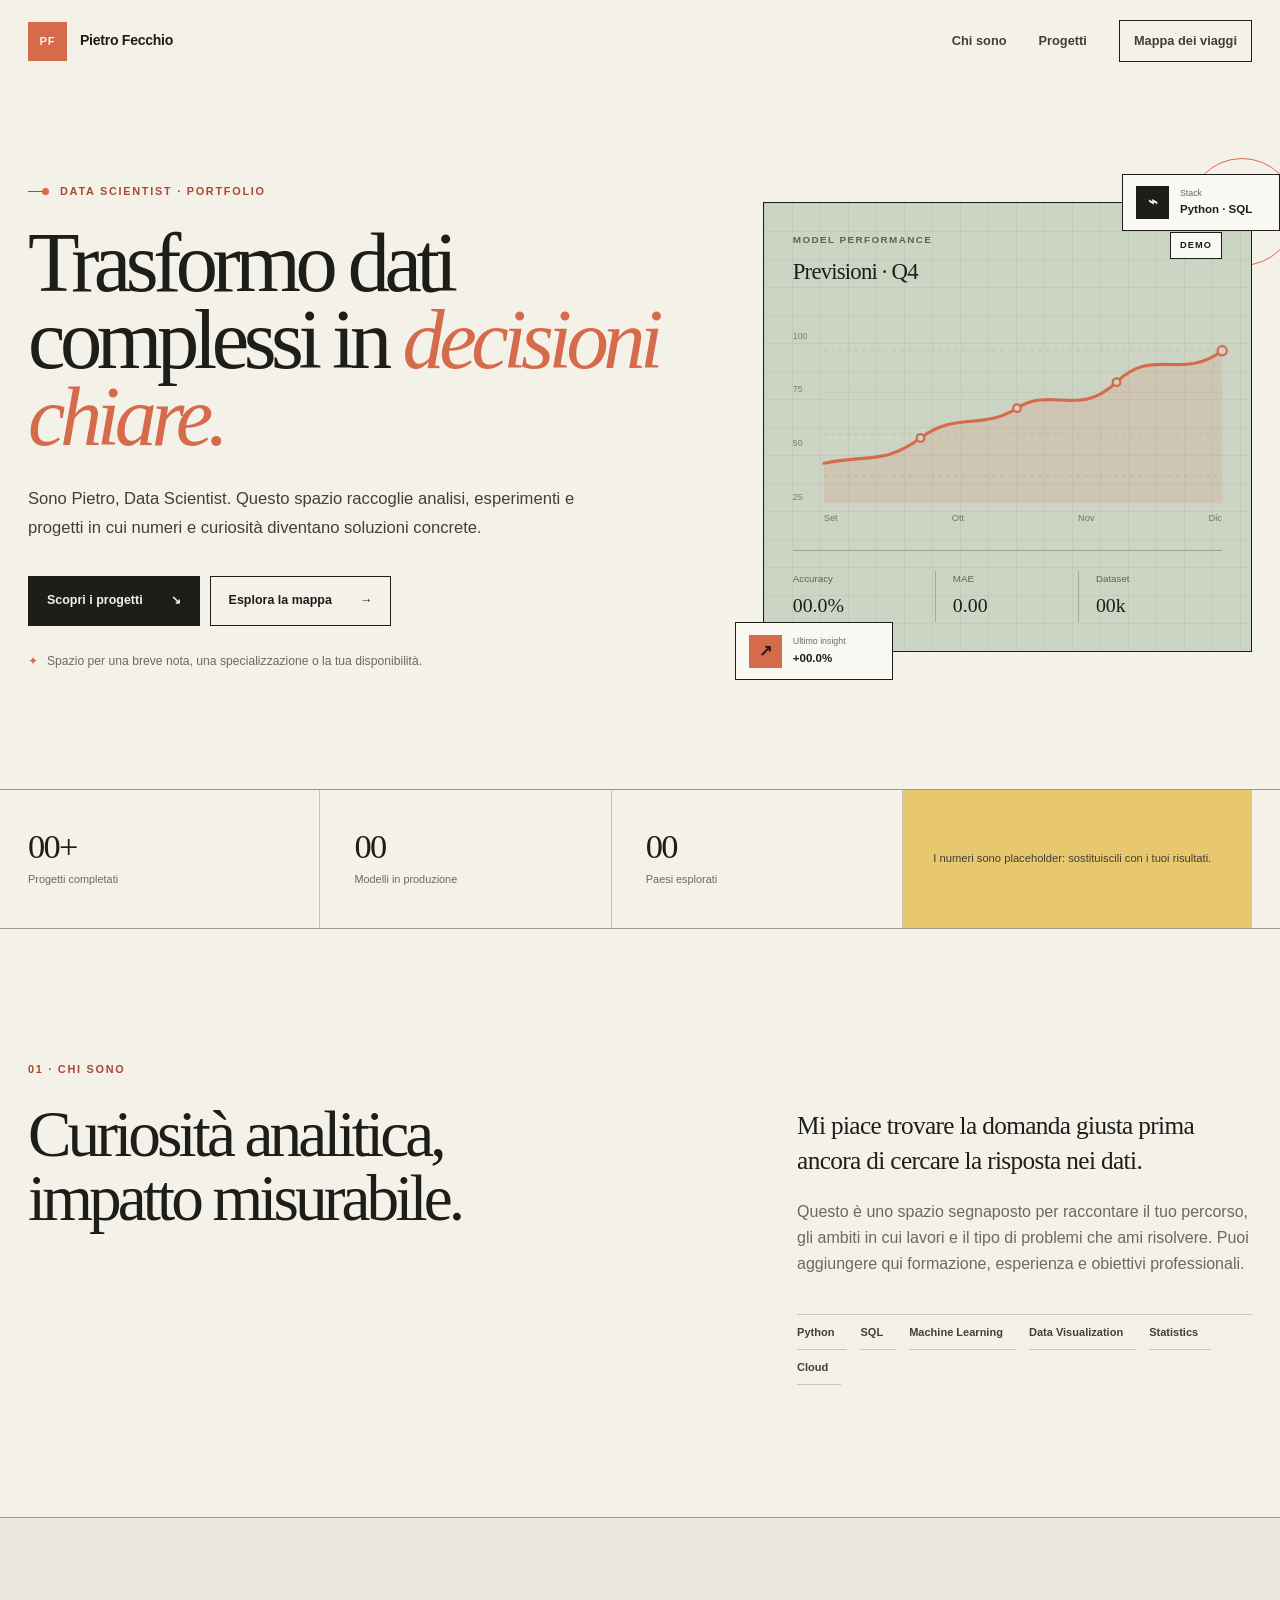
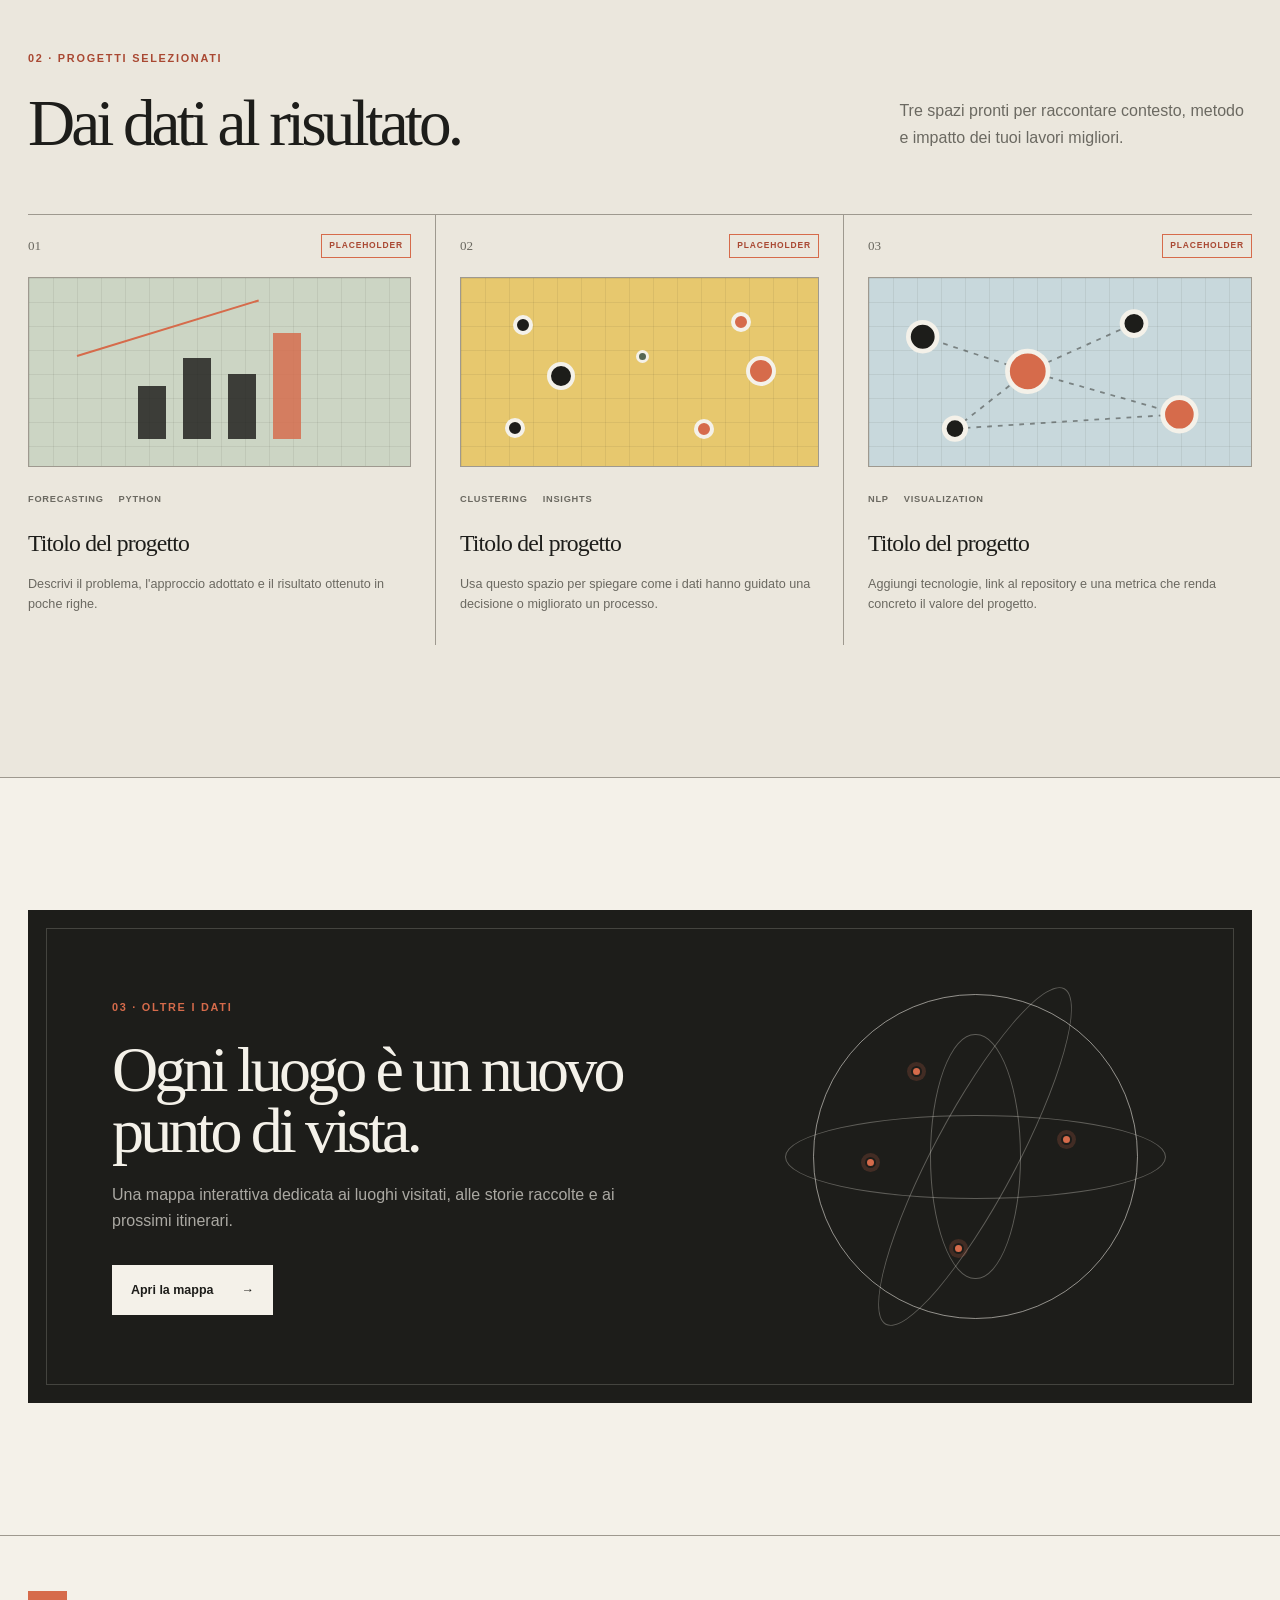
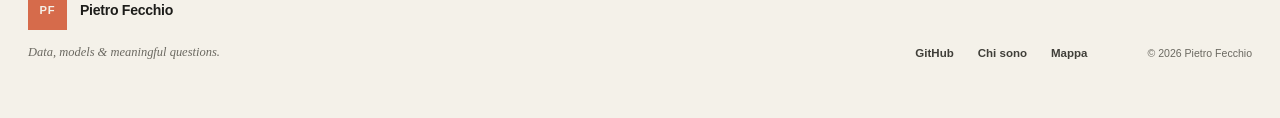
<file: index.html>
<!doctype html>
<html lang="it">
  <head>
    <meta charset="UTF-8" />
    <meta name="viewport" content="width=device-width, initial-scale=1.0" />
    <meta
      name="description"
      content="Portfolio personale di Pietro Fecchio, Data Scientist: progetti, competenze e luoghi visitati."
    />
    <meta name="theme-color" content="#f4f1e9" />
    <meta property="og:title" content="Pietro Fecchio | Data Scientist" />
    <meta
      property="og:description"
      content="Dati, modelli e storie che aiutano a prendere decisioni migliori."
    />
    <meta property="og:type" content="website" />
    <link rel="icon" href="./assets/favicon.svg" type="image/svg+xml" />
    <link rel="stylesheet" href="./styles.css" />
    <script src="./js/main.js" defer></script>
    <title>Pietro Fecchio | Data Scientist</title>
  </head>
  <body>
    <a class="skip-link" href="#contenuto">Vai al contenuto</a>

    <header class="site-header">
      <div class="container header-inner">
        <a class="brand" href="./index.html" aria-label="Pietro Fecchio, home">
          <span class="brand-mark" aria-hidden="true">PF</span>
          <span class="brand-name">Pietro Fecchio</span>
        </a>

        <nav class="main-nav" aria-label="Navigazione principale">
          <a href="#chi-sono">Chi sono</a>
          <a href="#progetti">Progetti</a>
          <a class="nav-highlight" href="./map.html">Mappa dei viaggi</a>
        </nav>
      </div>
    </header>

    <main id="contenuto">
      <section class="hero">
        <div class="container hero-grid">
          <div class="hero-copy">
            <p class="eyebrow">
              <span class="status-dot" aria-hidden="true"></span>
              Data Scientist · Portfolio
            </p>
            <h1>
              Trasformo dati complessi in
              <span class="accent-text">decisioni chiare.</span>
            </h1>
            <p class="hero-description">
              Sono Pietro, Data Scientist. Questo spazio raccoglie analisi,
              esperimenti e progetti in cui numeri e curiosità diventano
              soluzioni concrete.
            </p>
            <div class="hero-actions">
              <a class="button button-primary" href="#progetti">
                Scopri i progetti
                <span aria-hidden="true">↘</span>
              </a>
              <a class="button button-secondary" href="./map.html">
                Esplora la mappa
                <span aria-hidden="true">→</span>
              </a>
            </div>
            <p class="hero-note">
              <span aria-hidden="true">✦</span>
              Spazio per una breve nota, una specializzazione o la tua
              disponibilità.
            </p>
          </div>

          <div class="hero-visual" aria-label="Esempio di dashboard analitica">
            <div class="dashboard-card">
              <div class="dashboard-header">
                <div>
                  <p class="dashboard-kicker">Model performance</p>
                  <h2>Previsioni · Q4</h2>
                </div>
                <span class="live-badge">Demo</span>
              </div>

              <div class="chart-wrap">
                <div class="chart-axis" aria-hidden="true">
                  <span>100</span>
                  <span>75</span>
                  <span>50</span>
                  <span>25</span>
                </div>
                <svg
                  class="line-chart"
                  viewBox="0 0 520 230"
                  role="img"
                  aria-labelledby="chart-title chart-description"
                >
                  <title id="chart-title">Grafico dimostrativo delle previsioni</title>
                  <desc id="chart-description">
                    Una linea mostra un andamento crescente nel tempo.
                  </desc>
                  <defs>
                    <linearGradient id="chart-area" x1="0" x2="0" y1="0" y2="1">
                      <stop offset="0%" stop-color="#d66b4b" stop-opacity=".28" />
                      <stop offset="100%" stop-color="#d66b4b" stop-opacity="0" />
                    </linearGradient>
                  </defs>
                  <g class="chart-grid" aria-hidden="true">
                    <line x1="0" y1="30" x2="520" y2="30" />
                    <line x1="0" y1="85" x2="520" y2="85" />
                    <line x1="0" y1="140" x2="520" y2="140" />
                    <line x1="0" y1="195" x2="520" y2="195" />
                  </g>
                  <path
                    class="chart-area"
                    d="M0 178 C55 166 79 180 126 145 S206 135 252 106 S333 119 382 72 S466 71 520 31 L520 230 L0 230 Z"
                  />
                  <path
                    class="chart-line"
                    d="M0 178 C55 166 79 180 126 145 S206 135 252 106 S333 119 382 72 S466 71 520 31"
                  />
                  <g class="chart-points" aria-hidden="true">
                    <circle cx="126" cy="145" r="5" />
                    <circle cx="252" cy="106" r="5" />
                    <circle cx="382" cy="72" r="5" />
                    <circle cx="520" cy="31" r="6" />
                  </g>
                </svg>
                <div class="chart-labels" aria-hidden="true">
                  <span>Set</span>
                  <span>Ott</span>
                  <span>Nov</span>
                  <span>Dic</span>
                </div>
              </div>

              <div class="dashboard-metrics">
                <div>
                  <span>Accuracy</span>
                  <strong>00.0%</strong>
                </div>
                <div>
                  <span>MAE</span>
                  <strong>0.00</strong>
                </div>
                <div>
                  <span>Dataset</span>
                  <strong>00k</strong>
                </div>
              </div>
            </div>

            <div class="floating-card floating-card-top">
              <span class="floating-icon" aria-hidden="true">⌁</span>
              <div>
                <small>Stack</small>
                <strong>Python · SQL</strong>
              </div>
            </div>

            <div class="floating-card floating-card-bottom">
              <span class="floating-icon coral" aria-hidden="true">↗</span>
              <div>
                <small>Ultimo insight</small>
                <strong>+00.0%</strong>
              </div>
            </div>
          </div>
        </div>
      </section>

      <section class="numbers" aria-label="Risultati in evidenza">
        <div class="container numbers-grid">
          <div class="number-item">
            <strong>00+</strong>
            <span>Progetti completati</span>
          </div>
          <div class="number-item">
            <strong>00</strong>
            <span>Modelli in produzione</span>
          </div>
          <div class="number-item">
            <strong>00</strong>
            <span>Paesi esplorati</span>
          </div>
          <p class="placeholder-hint">
            I numeri sono placeholder: sostituiscili con i tuoi risultati.
          </p>
        </div>
      </section>

      <section class="section" id="chi-sono">
        <div class="container about-grid">
          <div>
            <p class="section-label">01 · Chi sono</p>
            <h2 class="section-title">
              Curiosità analitica,<br />
              impatto misurabile.
            </h2>
          </div>

          <div class="about-content">
            <p class="about-lead">
              Mi piace trovare la domanda giusta prima ancora di cercare la
              risposta nei dati.
            </p>
            <p>
              Questo è uno spazio segnaposto per raccontare il tuo percorso,
              gli ambiti in cui lavori e il tipo di problemi che ami risolvere.
              Puoi aggiungere qui formazione, esperienza e obiettivi
              professionali.
            </p>

            <div class="toolkit" aria-label="Competenze">
              <span>Python</span>
              <span>SQL</span>
              <span>Machine Learning</span>
              <span>Data Visualization</span>
              <span>Statistics</span>
              <span>Cloud</span>
            </div>
          </div>
        </div>
      </section>

      <section class="section projects-section" id="progetti">
        <div class="container">
          <div class="section-heading">
            <div>
              <p class="section-label">02 · Progetti selezionati</p>
              <h2 class="section-title">Dai dati al risultato.</h2>
            </div>
            <p>
              Tre spazi pronti per raccontare contesto, metodo e impatto dei
              tuoi lavori migliori.
            </p>
          </div>

          <div class="projects-grid">
            <article class="project-card">
              <div class="project-topline">
                <span class="project-number">01</span>
                <span class="placeholder-badge">Placeholder</span>
              </div>
              <div class="project-visual project-visual-forecast" aria-hidden="true">
                <span class="visual-bar bar-one"></span>
                <span class="visual-bar bar-two"></span>
                <span class="visual-bar bar-three"></span>
                <span class="visual-bar bar-four"></span>
                <span class="visual-trend"></span>
              </div>
              <div class="project-body">
                <div class="project-tags">
                  <span>Forecasting</span>
                  <span>Python</span>
                </div>
                <h3>Titolo del progetto</h3>
                <p>
                  Descrivi il problema, l'approccio adottato e il risultato
                  ottenuto in poche righe.
                </p>
              </div>
            </article>

            <article class="project-card">
              <div class="project-topline">
                <span class="project-number">02</span>
                <span class="placeholder-badge">Placeholder</span>
              </div>
              <div class="project-visual project-visual-clusters" aria-hidden="true">
                <span class="cluster cluster-one"></span>
                <span class="cluster cluster-two"></span>
                <span class="cluster cluster-three"></span>
                <span class="cluster cluster-four"></span>
                <span class="cluster cluster-five"></span>
                <span class="cluster cluster-six"></span>
                <span class="cluster cluster-seven"></span>
              </div>
              <div class="project-body">
                <div class="project-tags">
                  <span>Clustering</span>
                  <span>Insights</span>
                </div>
                <h3>Titolo del progetto</h3>
                <p>
                  Usa questo spazio per spiegare come i dati hanno guidato una
                  decisione o migliorato un processo.
                </p>
              </div>
            </article>

            <article class="project-card">
              <div class="project-topline">
                <span class="project-number">03</span>
                <span class="placeholder-badge">Placeholder</span>
              </div>
              <div class="project-visual project-visual-network" aria-hidden="true">
                <svg viewBox="0 0 320 160">
                  <g class="network-lines">
                    <line x1="45" y1="50" x2="133" y2="79" />
                    <line x1="133" y1="79" x2="222" y2="39" />
                    <line x1="133" y1="79" x2="260" y2="115" />
                    <line x1="72" y1="127" x2="133" y2="79" />
                    <line x1="72" y1="127" x2="260" y2="115" />
                  </g>
                  <g class="network-points">
                    <circle cx="45" cy="50" r="12" />
                    <circle cx="133" cy="79" r="17" />
                    <circle cx="222" cy="39" r="10" />
                    <circle cx="260" cy="115" r="14" />
                    <circle cx="72" cy="127" r="9" />
                  </g>
                </svg>
              </div>
              <div class="project-body">
                <div class="project-tags">
                  <span>NLP</span>
                  <span>Visualization</span>
                </div>
                <h3>Titolo del progetto</h3>
                <p>
                  Aggiungi tecnologie, link al repository e una metrica che
                  renda concreto il valore del progetto.
                </p>
              </div>
            </article>
          </div>
        </div>
      </section>

      <section class="section journey-section">
        <div class="container">
          <div class="journey-card">
            <div class="journey-copy">
              <p class="section-label section-label-light">03 · Oltre i dati</p>
              <h2>Ogni luogo è un nuovo punto di vista.</h2>
              <p>
                Una mappa interattiva dedicata ai luoghi visitati, alle storie
                raccolte e ai prossimi itinerari.
              </p>
              <a class="button button-light" href="./map.html">
                Apri la mappa
                <span aria-hidden="true">→</span>
              </a>
            </div>

            <div class="journey-globe" aria-hidden="true">
              <span class="orbit orbit-one"></span>
              <span class="orbit orbit-two"></span>
              <span class="globe-dot dot-one"></span>
              <span class="globe-dot dot-two"></span>
              <span class="globe-dot dot-three"></span>
              <span class="globe-dot dot-four"></span>
              <span class="globe-ring"></span>
            </div>
          </div>
        </div>
      </section>
    </main>

    <footer class="site-footer">
      <div class="container footer-inner">
        <div>
          <a class="brand" href="./index.html" aria-label="Pietro Fecchio, home">
            <span class="brand-mark" aria-hidden="true">PF</span>
            <span class="brand-name">Pietro Fecchio</span>
          </a>
          <p>Data, models &amp; meaningful questions.</p>
        </div>

        <div class="footer-links">
          <a href="https://github.com/pfecchio">GitHub</a>
          <a href="#chi-sono">Chi sono</a>
          <a href="./map.html">Mappa</a>
        </div>

        <p class="copyright">
          © <span data-current-year></span> Pietro Fecchio
        </p>
      </div>
    </footer>
  </body>
</html>
</file>
<file: styles.css>
:root {
  --paper: #f4f1e9;
  --paper-deep: #ebe7dd;
  --surface: #faf8f3;
  --ink: #1d1d1a;
  --ink-soft: #403f39;
  --muted: #6b6961;
  --line: #c9c4b8;
  --line-dark: #9e998f;
  --terracotta: #d66b4b;
  --terracotta-dark: #a94832;
  --sage: #ccd5c4;
  --sage-dark: #566653;
  --blue: #c8d8dc;
  --yellow: #e7c86e;
  --serif: "Iowan Old Style", "Palatino Linotype", "Book Antiqua", Georgia, serif;
  --sans: Inter, ui-sans-serif, -apple-system, BlinkMacSystemFont, "Segoe UI",
    sans-serif;
  --container: 1240px;
}

* {
  box-sizing: border-box;
}

html {
  scroll-behavior: smooth;
}

body {
  min-width: 320px;
  margin: 0;
  color: var(--ink);
  background: var(--paper);
  font-family: var(--sans);
  font-size: 16px;
  line-height: 1.65;
  -webkit-font-smoothing: antialiased;
}

::selection {
  color: var(--ink);
  background: rgba(214, 107, 75, 0.28);
}

img,
svg {
  display: block;
  max-width: 100%;
}

a {
  color: inherit;
  text-decoration: none;
}

button,
input,
select {
  color: inherit;
  font: inherit;
}

button,
select {
  cursor: pointer;
}

p,
h1,
h2,
h3 {
  margin-top: 0;
}

[hidden] {
  display: none !important;
}

.container {
  width: min(calc(100% - 56px), var(--container));
  margin-inline: auto;
}

.skip-link {
  position: fixed;
  z-index: 9999;
  top: 12px;
  left: 12px;
  padding: 10px 16px;
  color: var(--paper);
  background: var(--ink);
  transform: translateY(-160%);
  transition: transform 160ms ease;
}

.skip-link:focus {
  transform: translateY(0);
}

:focus-visible {
  outline: 2px solid var(--terracotta);
  outline-offset: 4px;
}

.site-header {
  position: sticky;
  z-index: 1000;
  top: 0;
  border-bottom: 1px solid transparent;
  background: rgba(244, 241, 233, 0.92);
  backdrop-filter: blur(16px);
  transition: border-color 160ms ease;
}

.site-header.is-scrolled {
  border-color: var(--line);
}

.header-inner {
  display: flex;
  min-height: 82px;
  align-items: center;
  justify-content: space-between;
  gap: 36px;
}

.brand {
  display: inline-flex;
  align-items: center;
  gap: 13px;
  font-size: 0.88rem;
  font-weight: 720;
  letter-spacing: -0.02em;
}

.brand-mark {
  display: grid;
  width: 39px;
  height: 39px;
  place-items: center;
  color: var(--paper);
  background: var(--terracotta);
  font-size: 0.7rem;
  font-weight: 800;
  letter-spacing: 0.08em;
}

.brand-name {
  white-space: nowrap;
}

.main-nav {
  display: flex;
  align-items: center;
  gap: 32px;
  color: var(--ink-soft);
  font-size: 0.8rem;
  font-weight: 650;
}

.main-nav a {
  position: relative;
  padding-block: 8px;
}

.main-nav a::after {
  position: absolute;
  right: 0;
  bottom: 2px;
  left: 0;
  height: 1px;
  background: currentColor;
  content: "";
  transform: scaleX(0);
  transform-origin: right;
  transition: transform 180ms ease;
}

.main-nav a:hover::after {
  transform: scaleX(1);
  transform-origin: left;
}

.main-nav .nav-highlight {
  padding: 9px 14px;
  border: 1px solid var(--ink);
}

.main-nav .nav-highlight::after {
  display: none;
}

.main-nav .nav-highlight:hover {
  color: var(--paper);
  background: var(--ink);
}

.hero {
  overflow: hidden;
  padding: 100px 0 118px;
}

.hero-grid {
  display: grid;
  align-items: center;
  grid-template-columns: minmax(0, 1.06fr) minmax(430px, 0.82fr);
  gap: clamp(60px, 8vw, 122px);
}

.eyebrow,
.section-label {
  display: flex;
  align-items: center;
  gap: 11px;
  margin-bottom: 24px;
  color: var(--terracotta-dark);
  font-size: 0.68rem;
  font-weight: 800;
  letter-spacing: 0.16em;
  text-transform: uppercase;
}

.status-dot {
  position: relative;
  width: 21px;
  height: 1px;
  background: currentColor;
}

.status-dot::after {
  position: absolute;
  top: -3px;
  right: 0;
  width: 7px;
  height: 7px;
  border-radius: 50%;
  background: var(--terracotta);
  content: "";
}

.hero h1 {
  max-width: 760px;
  margin-bottom: 28px;
  font-family: var(--serif);
  font-size: clamp(3.8rem, 6.6vw, 6.65rem);
  font-weight: 400;
  letter-spacing: -0.065em;
  line-height: 0.91;
}

.accent-text {
  color: var(--terracotta);
  font-style: italic;
}

.hero-description {
  max-width: 590px;
  margin-bottom: 34px;
  color: var(--ink-soft);
  font-size: clamp(1rem, 1.3vw, 1.12rem);
  line-height: 1.75;
}

.hero-actions {
  display: flex;
  flex-wrap: wrap;
  gap: 10px;
}

.button {
  display: inline-flex;
  min-height: 50px;
  align-items: center;
  justify-content: space-between;
  gap: 28px;
  padding: 12px 18px;
  border: 1px solid var(--ink);
  font-size: 0.78rem;
  font-weight: 740;
  transition:
    color 160ms ease,
    background-color 160ms ease,
    transform 160ms ease;
}

.button:hover {
  transform: translateY(-2px);
}

.button-primary {
  color: var(--paper);
  background: var(--ink);
}

.button-primary:hover {
  color: var(--ink);
  background: var(--terracotta);
}

.button-secondary {
  background: transparent;
}

.button-secondary:hover {
  color: var(--paper);
  background: var(--ink);
}

.hero-note {
  display: flex;
  max-width: 520px;
  align-items: flex-start;
  gap: 9px;
  margin: 25px 0 0;
  color: var(--muted);
  font-size: 0.76rem;
}

.hero-note span {
  color: var(--terracotta);
}

.hero-visual {
  position: relative;
  min-width: 0;
}

.hero-visual::before {
  position: absolute;
  top: -44px;
  right: -44px;
  width: 106px;
  height: 106px;
  border: 1px solid var(--terracotta);
  border-radius: 50%;
  content: "";
}

.dashboard-card {
  position: relative;
  z-index: 1;
  overflow: hidden;
  padding: 29px;
  border: 1px solid var(--ink);
  color: var(--ink);
  background:
    linear-gradient(rgba(29, 29, 26, 0.05) 1px, transparent 1px),
    linear-gradient(90deg, rgba(29, 29, 26, 0.05) 1px, transparent 1px),
    var(--sage);
  background-size: 28px 28px;
}

.dashboard-header {
  position: relative;
  z-index: 1;
  display: flex;
  align-items: flex-start;
  justify-content: space-between;
  gap: 24px;
}

.dashboard-kicker {
  margin-bottom: 5px;
  color: var(--sage-dark);
  font-size: 0.62rem;
  font-weight: 800;
  letter-spacing: 0.14em;
  text-transform: uppercase;
}

.dashboard-header h2 {
  margin: 0;
  font-family: var(--serif);
  font-size: 1.42rem;
  font-weight: 400;
  letter-spacing: -0.035em;
}

.live-badge {
  padding: 5px 9px;
  border: 1px solid var(--ink);
  background: var(--surface);
  font-size: 0.58rem;
  font-weight: 800;
  letter-spacing: 0.11em;
  text-transform: uppercase;
}

.chart-wrap {
  position: relative;
  margin: 36px 0 24px 31px;
}

.chart-axis {
  position: absolute;
  top: 2px;
  bottom: 22px;
  left: -31px;
  display: flex;
  flex-direction: column;
  justify-content: space-between;
  color: rgba(29, 29, 26, 0.48);
  font-size: 0.55rem;
}

.line-chart {
  overflow: visible;
  width: 100%;
}

.chart-grid line {
  stroke: rgba(29, 29, 26, 0.16);
  stroke-width: 1;
  stroke-dasharray: 4 6;
}

.chart-area {
  fill: rgba(214, 107, 75, 0.15);
}

.chart-line {
  fill: none;
  stroke: var(--terracotta);
  stroke-linecap: round;
  stroke-width: 4;
}

.chart-points circle {
  fill: var(--sage);
  stroke: var(--terracotta);
  stroke-width: 3;
}

.chart-labels {
  display: flex;
  justify-content: space-between;
  padding-top: 8px;
  color: rgba(29, 29, 26, 0.52);
  font-size: 0.58rem;
}

.dashboard-metrics {
  display: grid;
  padding-top: 20px;
  border-top: 1px solid rgba(29, 29, 26, 0.28);
  grid-template-columns: repeat(3, 1fr);
}

.dashboard-metrics div {
  padding-inline: 17px;
  border-right: 1px solid rgba(29, 29, 26, 0.24);
}

.dashboard-metrics div:first-child {
  padding-left: 0;
}

.dashboard-metrics div:last-child {
  border: 0;
}

.dashboard-metrics span,
.dashboard-metrics strong {
  display: block;
}

.dashboard-metrics span {
  margin-bottom: 2px;
  color: var(--sage-dark);
  font-size: 0.61rem;
}

.dashboard-metrics strong {
  font-family: var(--serif);
  font-size: 1.24rem;
  font-weight: 400;
}

.floating-card {
  position: absolute;
  z-index: 2;
  display: flex;
  min-width: 158px;
  align-items: center;
  gap: 11px;
  padding: 11px 13px;
  border: 1px solid var(--ink);
  background: var(--surface);
}

.floating-card-top {
  top: -28px;
  right: -28px;
}

.floating-card-bottom {
  bottom: -28px;
  left: -28px;
}

.floating-icon {
  display: grid;
  width: 33px;
  height: 33px;
  place-items: center;
  color: var(--paper);
  background: var(--ink);
  font-size: 1rem;
  font-weight: 800;
}

.floating-icon.coral {
  color: var(--ink);
  background: var(--terracotta);
}

.floating-card small,
.floating-card strong {
  display: block;
}

.floating-card small {
  color: var(--muted);
  font-size: 0.55rem;
}

.floating-card strong {
  font-size: 0.72rem;
}

.numbers {
  border-block: 1px solid var(--line-dark);
}

.numbers-grid {
  display: grid;
  min-height: 138px;
  align-items: stretch;
  grid-template-columns: repeat(3, 1fr) minmax(240px, 1.2fr);
}

.number-item {
  display: flex;
  flex-direction: column;
  justify-content: center;
  padding: 24px 34px;
  border-left: 1px solid var(--line);
}

.number-item:first-child {
  padding-left: 0;
  border-left: 0;
}

.number-item strong {
  font-family: var(--serif);
  font-size: 2.15rem;
  font-weight: 400;
  letter-spacing: -0.05em;
  line-height: 1.1;
}

.number-item span {
  margin-top: 5px;
  color: var(--muted);
  font-size: 0.68rem;
}

.placeholder-hint {
  display: flex;
  align-items: center;
  margin: 0;
  padding: 24px 30px;
  border-left: 1px solid var(--line);
  color: var(--ink-soft);
  background: var(--yellow);
  font-size: 0.7rem;
  line-height: 1.55;
}

.section {
  padding: 132px 0;
}

.section-title {
  margin-bottom: 0;
  font-family: var(--serif);
  font-size: clamp(2.8rem, 5.1vw, 5.15rem);
  font-weight: 400;
  letter-spacing: -0.06em;
  line-height: 0.98;
}

.about-grid {
  display: grid;
  grid-template-columns: minmax(0, 1fr) minmax(380px, 0.68fr);
  justify-content: space-between;
  gap: 100px;
}

.about-content {
  padding-top: 47px;
}

.about-content p {
  color: var(--muted);
}

.about-content .about-lead {
  margin-bottom: 20px;
  color: var(--ink);
  font-family: var(--serif);
  font-size: 1.58rem;
  letter-spacing: -0.025em;
  line-height: 1.4;
}

.toolkit {
  display: flex;
  flex-wrap: wrap;
  margin-top: 36px;
  border-top: 1px solid var(--line);
}

.toolkit span {
  padding: 8px 13px 8px 0;
  margin: 0 13px 0 0;
  border-bottom: 1px solid var(--line);
  color: var(--ink-soft);
  font-size: 0.69rem;
  font-weight: 700;
}

.projects-section {
  border-block: 1px solid var(--line-dark);
  background: var(--paper-deep);
}

.section-heading {
  display: grid;
  align-items: end;
  margin-bottom: 58px;
  grid-template-columns: 1fr minmax(280px, 0.44fr);
  gap: 70px;
}

.section-heading > p {
  margin-bottom: 5px;
  color: var(--muted);
}

.projects-grid {
  display: grid;
  border-top: 1px solid var(--line-dark);
  grid-template-columns: repeat(3, 1fr);
}

.project-card {
  overflow: hidden;
  padding: 0 24px 30px;
  border-right: 1px solid var(--line-dark);
  background: transparent;
  transition: background-color 180ms ease;
}

.project-card:first-child {
  padding-left: 0;
}

.project-card:last-child {
  padding-right: 0;
  border-right: 0;
}

.project-card:hover {
  background: rgba(250, 248, 243, 0.4);
}

.project-topline {
  display: flex;
  min-height: 62px;
  align-items: center;
  justify-content: space-between;
}

.project-number {
  color: var(--muted);
  font-family: var(--serif);
  font-size: 0.82rem;
}

.placeholder-badge {
  padding: 4px 7px;
  border: 1px solid var(--terracotta);
  color: var(--terracotta-dark);
  font-size: 0.53rem;
  font-weight: 800;
  letter-spacing: 0.1em;
  text-transform: uppercase;
}

.project-visual {
  position: relative;
  overflow: hidden;
  height: 190px;
  border: 1px solid var(--line-dark);
  background: var(--sage);
}

.project-visual::before {
  position: absolute;
  inset: 0;
  background-image:
    linear-gradient(rgba(29, 29, 26, 0.07) 1px, transparent 1px),
    linear-gradient(90deg, rgba(29, 29, 26, 0.07) 1px, transparent 1px);
  background-size: 24px 24px;
  content: "";
}

.project-visual-forecast {
  display: flex;
  align-items: end;
  justify-content: center;
  gap: 17px;
  padding: 38px 44px 27px;
}

.visual-bar {
  z-index: 1;
  width: 28px;
  background: var(--ink);
  opacity: 0.82;
}

.bar-one {
  height: 43%;
}

.bar-two {
  height: 66%;
}

.bar-three {
  height: 53%;
}

.bar-four {
  height: 86%;
  background: var(--terracotta);
}

.visual-trend {
  position: absolute;
  z-index: 2;
  top: 77px;
  left: 48px;
  width: 190px;
  height: 2px;
  background: var(--terracotta);
  transform: rotate(-17deg);
  transform-origin: left;
}

.project-visual-clusters {
  background: var(--yellow);
}

.cluster {
  position: absolute;
  width: 20px;
  height: 20px;
  border: 4px solid var(--paper);
  border-radius: 50%;
  background: var(--ink);
}

.cluster-one {
  top: 37px;
  left: 52px;
}

.cluster-two {
  top: 84px;
  left: 86px;
  width: 28px;
  height: 28px;
}

.cluster-three {
  bottom: 28px;
  left: 44px;
}

.cluster-four {
  top: 34px;
  right: 67px;
  background: var(--terracotta);
}

.cluster-five {
  top: 78px;
  right: 42px;
  width: 30px;
  height: 30px;
  background: var(--terracotta);
}

.cluster-six {
  right: 104px;
  bottom: 27px;
  background: var(--terracotta);
}

.cluster-seven {
  top: 72px;
  left: 49%;
  width: 13px;
  height: 13px;
  border-width: 3px;
  background: var(--sage-dark);
}

.project-visual-network {
  display: grid;
  place-items: center;
  background: var(--blue);
}

.project-visual-network svg {
  position: relative;
  width: 100%;
}

.network-lines line {
  stroke: rgba(29, 29, 26, 0.46);
  stroke-width: 1.5;
  stroke-dasharray: 4 5;
}

.network-points circle {
  fill: var(--ink);
  stroke: var(--paper);
  stroke-width: 4;
}

.network-points circle:nth-child(2),
.network-points circle:nth-child(4) {
  fill: var(--terracotta);
}

.project-body {
  padding-top: 25px;
}

.project-tags {
  display: flex;
  flex-wrap: wrap;
  gap: 15px;
  margin-bottom: 17px;
  color: var(--muted);
  font-size: 0.58rem;
  font-weight: 750;
  letter-spacing: 0.08em;
  text-transform: uppercase;
}

.project-body h3 {
  margin-bottom: 10px;
  font-family: var(--serif);
  font-size: 1.48rem;
  font-weight: 400;
  letter-spacing: -0.035em;
}

.project-body p {
  margin-bottom: 0;
  color: var(--muted);
  font-size: 0.79rem;
}

.journey-section {
  padding-bottom: 132px;
}

.journey-card {
  position: relative;
  display: grid;
  overflow: hidden;
  min-height: 440px;
  align-items: center;
  padding: clamp(48px, 7vw, 84px);
  color: var(--paper);
  background: var(--ink);
  grid-template-columns: minmax(0, 0.95fr) minmax(330px, 0.62fr);
  gap: 80px;
}

.journey-card::before {
  position: absolute;
  inset: 18px;
  border: 1px solid rgba(244, 241, 233, 0.18);
  content: "";
  pointer-events: none;
}

.journey-copy {
  position: relative;
  z-index: 2;
}

.section-label-light {
  color: var(--terracotta);
}

.journey-copy h2 {
  max-width: 660px;
  margin-bottom: 20px;
  font-family: var(--serif);
  font-size: clamp(2.8rem, 5vw, 5rem);
  font-weight: 400;
  letter-spacing: -0.06em;
  line-height: 0.95;
}

.journey-copy > p:not(.section-label) {
  max-width: 530px;
  margin-bottom: 30px;
  color: rgba(244, 241, 233, 0.66);
}

.button-light {
  border-color: var(--paper);
  color: var(--ink);
  background: var(--paper);
}

.button-light:hover {
  border-color: var(--terracotta);
  background: var(--terracotta);
}

.journey-globe {
  position: relative;
  z-index: 1;
  width: min(30vw, 325px);
  aspect-ratio: 1;
  justify-self: center;
  border: 1px solid rgba(244, 241, 233, 0.55);
  border-radius: 50%;
}

.globe-ring,
.orbit {
  position: absolute;
  border: 1px solid rgba(244, 241, 233, 0.3);
  border-radius: 50%;
}

.globe-ring {
  inset: 12% 36%;
}

.orbit-one {
  inset: 37% -9%;
}

.orbit-two {
  inset: -9% 37%;
  transform: rotate(28deg);
}

.globe-dot {
  position: absolute;
  width: 11px;
  height: 11px;
  border: 2px solid var(--ink);
  border-radius: 50%;
  background: var(--terracotta);
  box-shadow: 0 0 0 4px rgba(214, 107, 75, 0.2);
}

.dot-one {
  top: 22%;
  left: 30%;
}

.dot-two {
  top: 43%;
  right: 20%;
}

.dot-three {
  bottom: 20%;
  left: 43%;
}

.dot-four {
  top: 50%;
  left: 16%;
}

.site-footer {
  padding: 55px 0;
  border-top: 1px solid var(--line-dark);
}

.footer-inner {
  display: grid;
  align-items: end;
  grid-template-columns: 1fr auto auto;
  gap: 60px;
}

.footer-inner > div:first-child p {
  margin: 12px 0 0;
  color: var(--muted);
  font-family: var(--serif);
  font-size: 0.78rem;
  font-style: italic;
}

.footer-links {
  display: flex;
  gap: 24px;
  color: var(--ink-soft);
  font-size: 0.72rem;
  font-weight: 700;
}

.footer-links a:hover {
  color: var(--terracotta-dark);
}

.copyright {
  margin: 0;
  color: var(--muted);
  font-size: 0.66rem;
  white-space: nowrap;
}

@media (max-width: 1040px) {
  .hero-grid {
    grid-template-columns: minmax(0, 1fr) minmax(390px, 0.85fr);
    gap: 52px;
  }

  .floating-card-top {
    right: -8px;
  }

  .floating-card-bottom {
    left: -8px;
  }

  .numbers-grid {
    grid-template-columns: repeat(3, 1fr);
  }

  .placeholder-hint {
    display: none;
  }

  .project-card {
    padding-inline: 18px;
  }

  .project-card:first-child {
    padding-left: 0;
  }

  .project-card:last-child {
    padding-right: 0;
  }
}

@media (max-width: 860px) {
  .hero {
    padding-top: 72px;
  }

  .hero-grid {
    grid-template-columns: 1fr;
  }

  .hero-copy {
    max-width: 720px;
  }

  .hero-visual {
    width: min(100%, 610px);
    margin: 35px auto 0;
  }

  .about-grid,
  .section-heading {
    grid-template-columns: 1fr;
    gap: 38px;
  }

  .about-content {
    max-width: 680px;
    padding-top: 0;
  }

  .projects-grid {
    grid-template-columns: repeat(2, 1fr);
  }

  .project-card:nth-child(2) {
    border-right: 0;
  }

  .project-card:last-child {
    width: 50%;
    padding-top: 24px;
    border-top: 1px solid var(--line-dark);
  }

  .journey-card {
    grid-template-columns: 1fr 270px;
    gap: 35px;
  }

  .journey-globe {
    width: 260px;
  }
}

@media (max-width: 700px) {
  .container {
    width: min(calc(100% - 32px), var(--container));
  }

  .header-inner {
    min-height: 70px;
  }

  .brand-name {
    display: none;
  }

  .main-nav {
    gap: 17px;
    font-size: 0.72rem;
  }

  .main-nav a:first-child {
    display: none;
  }

  .main-nav .nav-highlight {
    padding: 7px 10px;
  }

  .hero {
    padding: 58px 0 84px;
  }

  .hero h1 {
    font-size: clamp(3.5rem, 15vw, 5rem);
  }

  .floating-card {
    display: none;
  }

  .dashboard-card {
    padding: 22px;
  }

  .chart-wrap {
    margin-top: 28px;
  }

  .numbers-grid {
    min-height: 112px;
  }

  .number-item {
    padding: 19px 13px;
  }

  .number-item strong {
    font-size: 1.65rem;
  }

  .number-item span {
    max-width: 95px;
    font-size: 0.6rem;
    line-height: 1.35;
  }

  .section {
    padding: 92px 0;
  }

  .projects-grid {
    display: block;
  }

  .project-card,
  .project-card:first-child,
  .project-card:last-child {
    width: 100%;
    padding: 0 0 34px;
    border: 0;
    border-bottom: 1px solid var(--line-dark);
  }

  .project-card + .project-card {
    padding-top: 20px;
  }

  .journey-section {
    padding-bottom: 92px;
  }

  .journey-card {
    padding: 52px 32px 310px;
    grid-template-columns: 1fr;
  }

  .journey-card::before {
    inset: 12px;
  }

  .journey-globe {
    position: absolute;
    right: -12px;
    bottom: -30px;
    width: 285px;
  }

  .footer-inner {
    align-items: start;
    grid-template-columns: 1fr auto;
    gap: 34px;
  }

  .copyright {
    grid-column: 1 / -1;
  }
}

@media (max-width: 520px) {
  .main-nav a:nth-child(2) {
    display: none;
  }

  .eyebrow {
    font-size: 0.61rem;
  }

  .hero-actions {
    align-items: stretch;
    flex-direction: column;
  }

  .button {
    width: 100%;
  }

  .dashboard-metrics div {
    padding-inline: 9px;
  }

  .dashboard-metrics strong {
    font-size: 1rem;
  }

  .numbers-grid {
    width: 100%;
  }

  .number-item {
    padding-inline: 7px;
    text-align: center;
  }

  .number-item span {
    max-width: none;
  }

  .footer-inner {
    grid-template-columns: 1fr;
  }

  .footer-links {
    flex-wrap: wrap;
  }

  .copyright {
    grid-column: auto;
  }
}

@media (prefers-reduced-motion: reduce) {
  html {
    scroll-behavior: auto;
  }

  *,
  *::before,
  *::after {
    animation-duration: 0.01ms !important;
    animation-iteration-count: 1 !important;
    scroll-behavior: auto !important;
    transition-duration: 0.01ms !important;
  }
}
</file>
